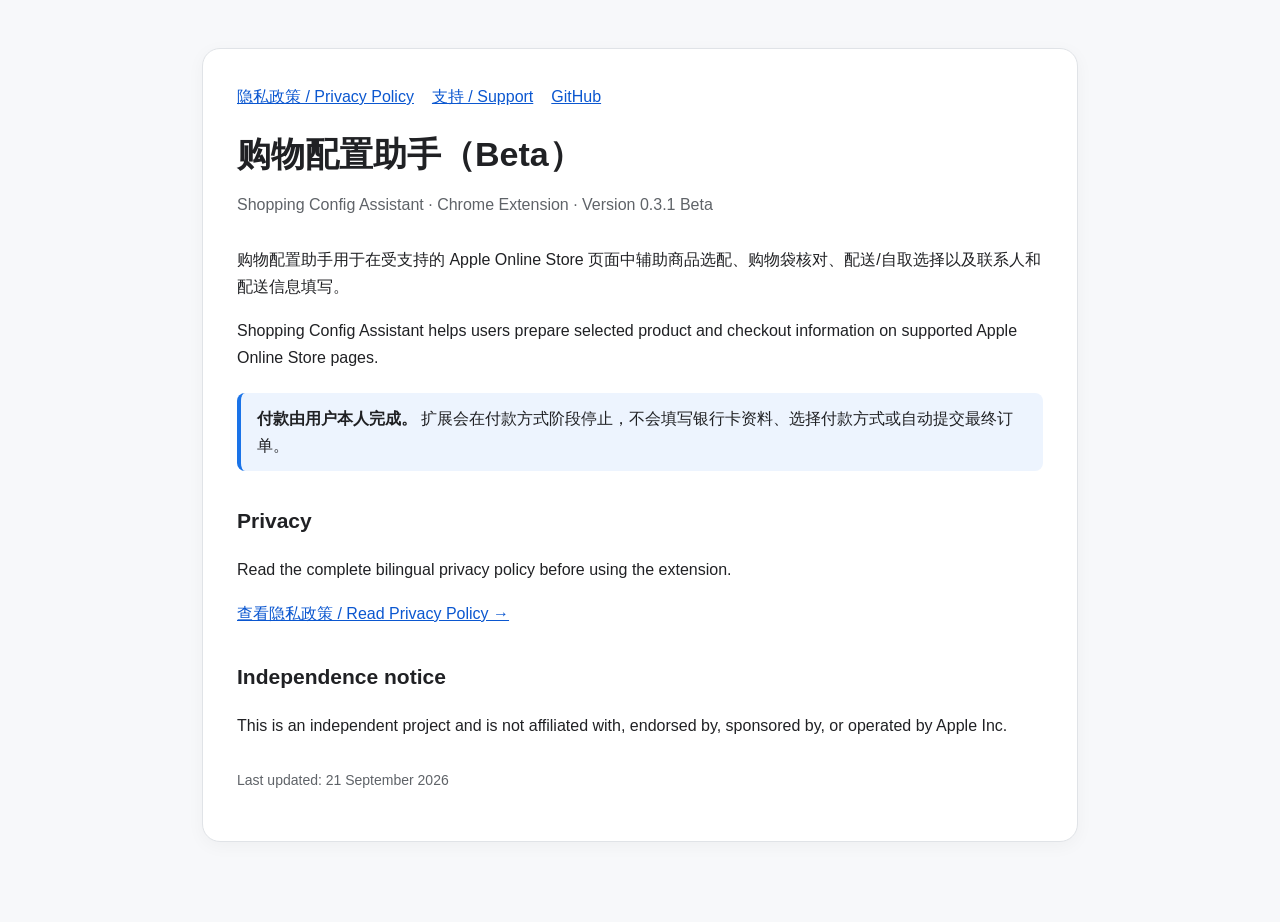
<file: docs/index.html>
<!doctype html>
<html lang="zh-CN">
<head>
<meta charset="utf-8">
<meta name="viewport" content="width=device-width,initial-scale=1">
<title>购物配置助手 · Shopping Config Assistant</title>
<meta name="description" content="Public privacy and support documentation for Shopping Config Assistant, a Chrome extension.">
<link rel="stylesheet" href="style.css">
</head>
<body>
<main class="wrap">
  <section class="card">
    <nav class="nav">
      <a href="privacy-policy.html">隐私政策 / Privacy Policy</a>
      <a href="https://github.com/ChildeWilliam/shopping-config-assistant/blob/main/SUPPORT.md">支持 / Support</a>
      <a href="https://github.com/ChildeWilliam/shopping-config-assistant">GitHub</a>
    </nav>
    <h1>购物配置助手（Beta）</h1>
    <p class="meta">Shopping Config Assistant · Chrome Extension · Version 0.3.1 Beta</p>
    <p>购物配置助手用于在受支持的 Apple Online Store 页面中辅助商品选配、购物袋核对、配送/自取选择以及联系人和配送信息填写。</p>
    <p>Shopping Config Assistant helps users prepare selected product and checkout information on supported Apple Online Store pages.</p>
    <div class="notice"><strong>付款由用户本人完成。</strong> 扩展会在付款方式阶段停止，不会填写银行卡资料、选择付款方式或自动提交最终订单。</div>
    <h2>Privacy</h2>
    <p>Read the complete bilingual privacy policy before using the extension.</p>
    <p><a href="privacy-policy.html">查看隐私政策 / Read Privacy Policy →</a></p>
    <h2>Independence notice</h2>
    <p>This is an independent project and is not affiliated with, endorsed by, sponsored by, or operated by Apple Inc.</p>
    <p class="footer">Last updated: 21 September 2026</p>
  </section>
</main>
</body>
</html>
</file>
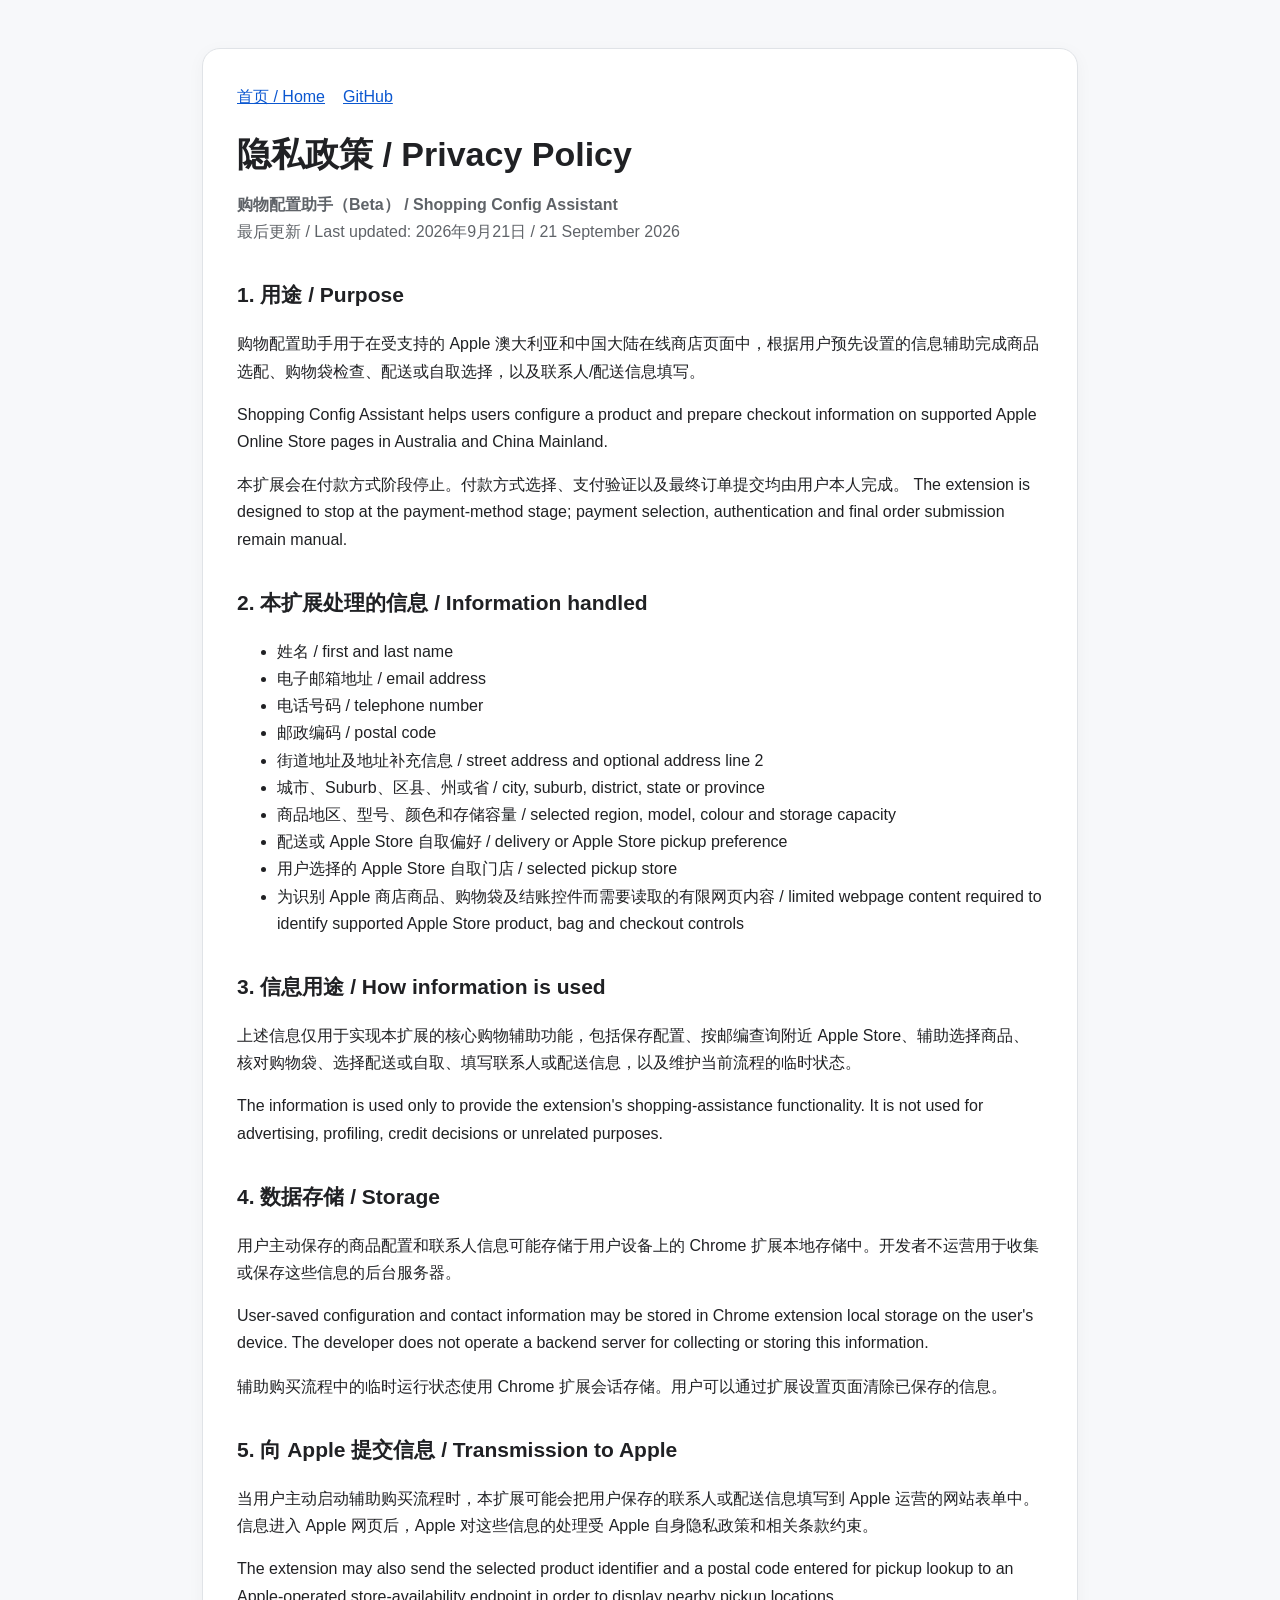
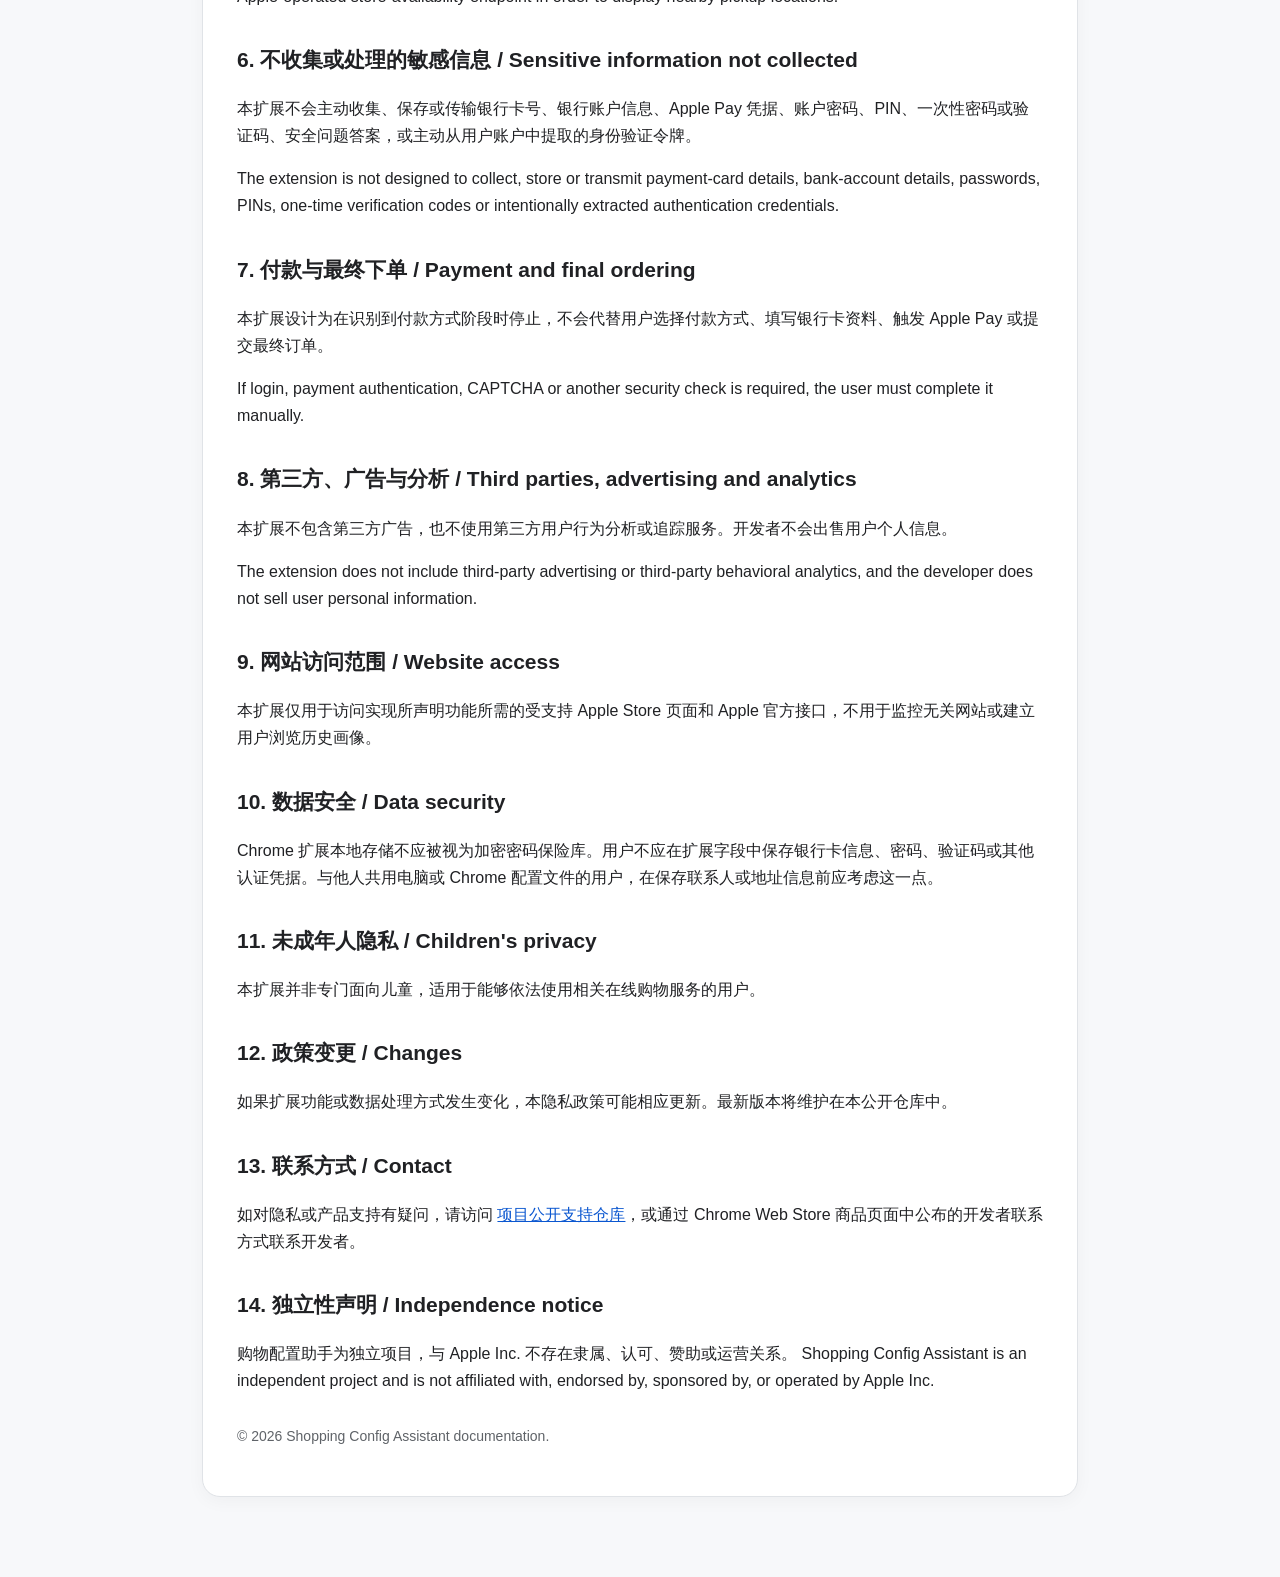
<file: docs/privacy-policy.html>
<!doctype html>
<html lang="zh-CN">
<head>
<meta charset="utf-8">
<meta name="viewport" content="width=device-width,initial-scale=1">
<title>隐私政策 · 购物配置助手</title>
<meta name="description" content="Privacy Policy for Shopping Config Assistant / 购物配置助手（Beta）">
<link rel="stylesheet" href="style.css">
</head>
<body>
<main class="wrap">
<article class="card">
<nav class="nav"><a href="index.html">首页 / Home</a><a href="https://github.com/ChildeWilliam/shopping-config-assistant">GitHub</a></nav>
<h1>隐私政策 / Privacy Policy</h1>
<p class="meta"><strong>购物配置助手（Beta） / Shopping Config Assistant</strong><br>最后更新 / Last updated: 2026年9月21日 / 21 September 2026</p>

<h2>1. 用途 / Purpose</h2>
<p>购物配置助手用于在受支持的 Apple 澳大利亚和中国大陆在线商店页面中，根据用户预先设置的信息辅助完成商品选配、购物袋检查、配送或自取选择，以及联系人/配送信息填写。</p>
<p>Shopping Config Assistant helps users configure a product and prepare checkout information on supported Apple Online Store pages in Australia and China Mainland.</p>
<p>本扩展会在付款方式阶段停止。付款方式选择、支付验证以及最终订单提交均由用户本人完成。 The extension is designed to stop at the payment-method stage; payment selection, authentication and final order submission remain manual.</p>

<h2>2. 本扩展处理的信息 / Information handled</h2>
<ul>
<li>姓名 / first and last name</li>
<li>电子邮箱地址 / email address</li>
<li>电话号码 / telephone number</li>
<li>邮政编码 / postal code</li>
<li>街道地址及地址补充信息 / street address and optional address line 2</li>
<li>城市、Suburb、区县、州或省 / city, suburb, district, state or province</li>
<li>商品地区、型号、颜色和存储容量 / selected region, model, colour and storage capacity</li>
<li>配送或 Apple Store 自取偏好 / delivery or Apple Store pickup preference</li>
<li>用户选择的 Apple Store 自取门店 / selected pickup store</li>
<li>为识别 Apple 商店商品、购物袋及结账控件而需要读取的有限网页内容 / limited webpage content required to identify supported Apple Store product, bag and checkout controls</li>
</ul>

<h2>3. 信息用途 / How information is used</h2>
<p>上述信息仅用于实现本扩展的核心购物辅助功能，包括保存配置、按邮编查询附近 Apple Store、辅助选择商品、核对购物袋、选择配送或自取、填写联系人或配送信息，以及维护当前流程的临时状态。</p>
<p>The information is used only to provide the extension's shopping-assistance functionality. It is not used for advertising, profiling, credit decisions or unrelated purposes.</p>

<h2>4. 数据存储 / Storage</h2>
<p>用户主动保存的商品配置和联系人信息可能存储于用户设备上的 Chrome 扩展本地存储中。开发者不运营用于收集或保存这些信息的后台服务器。</p>
<p>User-saved configuration and contact information may be stored in Chrome extension local storage on the user's device. The developer does not operate a backend server for collecting or storing this information.</p>
<p>辅助购买流程中的临时运行状态使用 Chrome 扩展会话存储。用户可以通过扩展设置页面清除已保存的信息。</p>

<h2>5. 向 Apple 提交信息 / Transmission to Apple</h2>
<p>当用户主动启动辅助购买流程时，本扩展可能会把用户保存的联系人或配送信息填写到 Apple 运营的网站表单中。信息进入 Apple 网页后，Apple 对这些信息的处理受 Apple 自身隐私政策和相关条款约束。</p>
<p>The extension may also send the selected product identifier and a postal code entered for pickup lookup to an Apple-operated store-availability endpoint in order to display nearby pickup locations.</p>

<h2>6. 不收集或处理的敏感信息 / Sensitive information not collected</h2>
<p>本扩展不会主动收集、保存或传输银行卡号、银行账户信息、Apple Pay 凭据、账户密码、PIN、一次性密码或验证码、安全问题答案，或主动从用户账户中提取的身份验证令牌。</p>
<p>The extension is not designed to collect, store or transmit payment-card details, bank-account details, passwords, PINs, one-time verification codes or intentionally extracted authentication credentials.</p>

<h2>7. 付款与最终下单 / Payment and final ordering</h2>
<p>本扩展设计为在识别到付款方式阶段时停止，不会代替用户选择付款方式、填写银行卡资料、触发 Apple Pay 或提交最终订单。</p>
<p>If login, payment authentication, CAPTCHA or another security check is required, the user must complete it manually.</p>

<h2>8. 第三方、广告与分析 / Third parties, advertising and analytics</h2>
<p>本扩展不包含第三方广告，也不使用第三方用户行为分析或追踪服务。开发者不会出售用户个人信息。</p>
<p>The extension does not include third-party advertising or third-party behavioral analytics, and the developer does not sell user personal information.</p>

<h2>9. 网站访问范围 / Website access</h2>
<p>本扩展仅用于访问实现所声明功能所需的受支持 Apple Store 页面和 Apple 官方接口，不用于监控无关网站或建立用户浏览历史画像。</p>

<h2>10. 数据安全 / Data security</h2>
<p>Chrome 扩展本地存储不应被视为加密密码保险库。用户不应在扩展字段中保存银行卡信息、密码、验证码或其他认证凭据。与他人共用电脑或 Chrome 配置文件的用户，在保存联系人或地址信息前应考虑这一点。</p>

<h2>11. 未成年人隐私 / Children's privacy</h2>
<p>本扩展并非专门面向儿童，适用于能够依法使用相关在线购物服务的用户。</p>

<h2>12. 政策变更 / Changes</h2>
<p>如果扩展功能或数据处理方式发生变化，本隐私政策可能相应更新。最新版本将维护在本公开仓库中。</p>

<h2>13. 联系方式 / Contact</h2>
<p>如对隐私或产品支持有疑问，请访问 <a href="https://github.com/ChildeWilliam/shopping-config-assistant">项目公开支持仓库</a>，或通过 Chrome Web Store 商品页面中公布的开发者联系方式联系开发者。</p>

<h2>14. 独立性声明 / Independence notice</h2>
<p>购物配置助手为独立项目，与 Apple Inc. 不存在隶属、认可、赞助或运营关系。 Shopping Config Assistant is an independent project and is not affiliated with, endorsed by, sponsored by, or operated by Apple Inc.</p>

<p class="footer">© 2026 Shopping Config Assistant documentation.</p>
</article>
</main>
</body>
</html>
</file>
<file: docs/style.css>
:root{color-scheme:light dark;--bg:#f7f8fa;--card:#fff;--text:#202124;--muted:#5f6368;--line:#e0e3e7;--link:#0b57d0;--accent:#1a73e8}*{box-sizing:border-box}body{margin:0;font-family:-apple-system,BlinkMacSystemFont,"Segoe UI",Roboto,"Noto Sans SC","PingFang SC","Microsoft YaHei",Arial,sans-serif;background:var(--bg);color:var(--text);line-height:1.7}.wrap{max-width:920px;margin:0 auto;padding:48px 22px 80px}.card{background:var(--card);border:1px solid var(--line);border-radius:18px;padding:34px;box-shadow:0 4px 18px rgba(0,0,0,.04)}h1{font-size:34px;line-height:1.2;margin:0 0 10px}h2{font-size:21px;margin-top:32px}p,li{font-size:16px}a{color:var(--link)}.meta{color:var(--muted);margin-bottom:28px}.notice{border-left:4px solid var(--accent);padding:12px 16px;background:rgba(26,115,232,.08);border-radius:8px;margin:22px 0}.nav{display:flex;gap:18px;flex-wrap:wrap;margin:0 0 24px}.footer{color:var(--muted);margin-top:30px;font-size:14px}@media(prefers-color-scheme:dark){:root{--bg:#15171a;--card:#202124;--text:#e8eaed;--muted:#bdc1c6;--line:#3c4043;--link:#8ab4f8;--accent:#8ab4f8}}@media(max-width:600px){.wrap{padding:20px 12px 50px}.card{padding:22px}h1{font-size:28px}}
</file>
